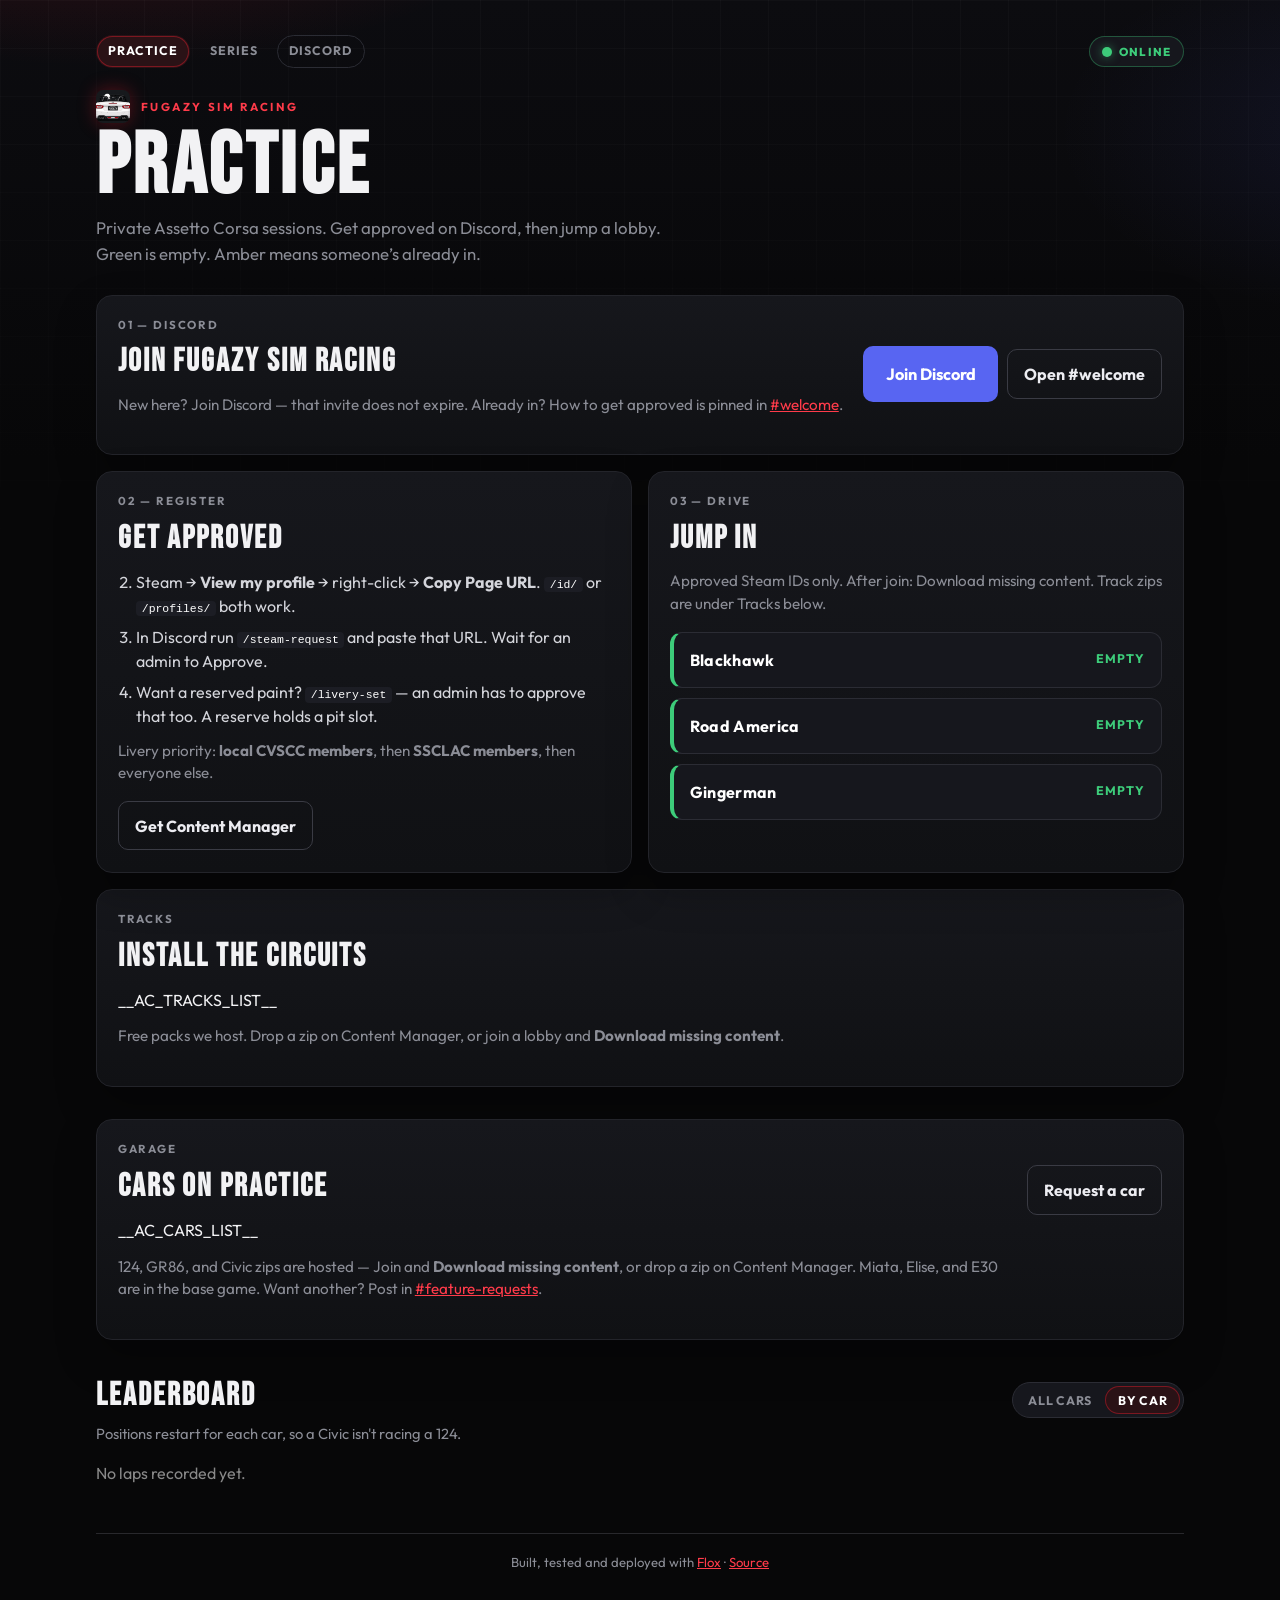
<file: site/index.html>
<!DOCTYPE html>
<html lang="en" data-events="__AC_STATUS_EVENTS__">
<head>
  <meta charset="utf-8">
  <meta name="viewport" content="width=device-width, initial-scale=1">
  <title>FUGAZY SIM RACING — Practice</title>
  <link rel="icon" type="image/png" href="favicon.png?v=1">
  <link rel="apple-touch-icon" href="favicon.png?v=1">
  <meta property="og:image" content="__AC_PAGES_URL__/favicon.png">
  <link rel="preconnect" href="https://fonts.googleapis.com">
  <link rel="preconnect" href="https://fonts.gstatic.com" crossorigin>
  <link href="https://fonts.googleapis.com/css2?family=Bebas+Neue&family=Outfit:wght@400;600;700&display=swap" rel="stylesheet">
  <link rel="stylesheet" href="style.css?v=8">
</head>
<body>
  <div class="wrap">
    <header>
      <nav class="site-nav" aria-label="Site">
        <a class="nav-link on" href="index.html">Practice</a>
        <a class="nav-link" href="series.html">Series</a>
        <a class="nav-link ghost" href="__AC_DISCORD_INVITE__">Discord</a>
        <p class="health" id="health" data-state="checking" role="status" aria-live="polite">
          <span class="health-dot" aria-hidden="true"></span>
          <span class="health-label">Checking…</span>
        </p>
      </nav>
      <div class="brand">
        <span class="brand-mark" aria-hidden="true"></span>
        <p class="eyebrow">Fugazy Sim Racing</p>
      </div>
      <h1>Practice</h1>
      <p class="lede">Private Assetto Corsa sessions. Get approved on Discord, then jump a lobby. Green is empty. Amber means someone’s already in.</p>
    </header>

    <aside class="health-banner" id="health-banner" hidden>
      <strong id="health-title">Down for maintenance</strong>
      <p id="health-message">Practice servers are offline.</p>
    </aside>

    <section class="card discord-step">
      <div class="copy">
        <p class="kicker">01 — Discord</p>
        <h2>Join FUGAZY SIM RACING</h2>
        <p class="hint">New here? Join Discord — that invite does not expire. Already in? How to get approved is pinned in <a href="__AC_DISCORD_CHANNEL__">#welcome</a>.</p>
      </div>
      <div class="discord-actions">
        <a class="btn discord" href="__AC_DISCORD_INVITE__">Join Discord</a>
        <a class="btn ghost" href="__AC_DISCORD_CHANNEL__">Open #welcome</a>
      </div>
    </section>

    <section class="grid">
      <article class="card">
        <p class="kicker">02 — Register</p>
        <h2>Get approved</h2>
        <ol class="howto" start="2">
          <li>Steam → <strong>View my profile</strong> → right-click → <strong>Copy Page URL</strong>. <code>/id/</code> or <code>/profiles/</code> both work.</li>
          <li>In Discord run <code>/steam-request</code> and paste that URL. Wait for an admin to Approve.</li>
          <li>Want a reserved paint? <code>/livery-set</code> — an admin has to approve that too. A reserve holds a pit slot.</li>
        </ol>
        <p class="hint">Livery priority: <strong>local CVSCC members</strong>, then <strong>SSCLAC members</strong>, then everyone else.</p>
        <div class="actions">
          <a class="btn ghost" href="https://github.com/gro-ove/actools/releases/latest">Get Content Manager</a>
        </div>
      </article>

      <article class="card">
        <p class="kicker">03 — Drive</p>
        <h2>Jump in</h2>
        <p class="hint">Approved Steam IDs only. After join: Download missing content. Track zips are under Tracks below.</p>
        <div class="join-grid">
          <a class="join-card" data-lobby="blackhawk" href="__AC_JOIN_8081__">
            <span class="join-name">Blackhawk</span>
            <span class="join-status">…</span>
          </a>
          <a class="join-card" data-lobby="road-america" href="__AC_JOIN_8082__">
            <span class="join-name">Road America</span>
            <span class="join-status">…</span>
          </a>
          <a class="join-card" data-lobby="gingerman" href="__AC_JOIN_8083__">
            <span class="join-name">Gingerman</span>
            <span class="join-status">…</span>
          </a>
        </div>
      </article>
    </section>

    <section class="card cars-step" id="tracks">
      <div class="copy">
        <p class="kicker">Tracks</p>
        <h2>Install the circuits</h2>
        <ul class="car-pills">
            __AC_TRACKS_LIST__
        </ul>
        <p class="hint">Free packs we host. Drop a zip on Content Manager, or join a lobby and <strong>Download missing content</strong>.</p>
      </div>
    </section>

    <section class="card cars-step">
      <div class="copy">
        <p class="kicker">Garage</p>
        <h2>Cars on practice</h2>
        <ul class="car-pills">
            __AC_CARS_LIST__
        </ul>
        <p class="hint">124, GR86, and Civic zips are hosted — Join and <strong>Download missing content</strong>, or drop a zip on Content Manager. Miata, Elise, and E30 are in the base game. Want another? Post in <a href="__AC_DISCORD_FEATURE_REQUESTS__">#feature-requests</a>.</p>
      </div>
      <a class="btn ghost" href="__AC_DISCORD_FEATURE_REQUESTS__">Request a car</a>
    </section>

    <section>
      <div class="boards-head">
        <div>
          <h2>Leaderboard</h2>
          <p id="board-hint" class="boards-hint"></p>
        </div>
        <div class="boards-tools">
          <div class="rank-toggle" role="group" aria-label="Ranking mode">
            <button type="button" data-rank="all">All cars</button>
            <button type="button" data-rank="car">By car</button>
          </div>
          <p id="board-stamp" class="stamp"></p>
        </div>
      </div>
      <div id="boards"><p class="muted">Loading times…</p></div>
    </section>
    <footer class="site-foot">
      Built, tested and deployed with <a href="https://flox.dev">Flox</a>
      · <a href="https://github.com/imkarrer/ac-host">Source</a>
    </footer>
  </div>
  <script src="app.js?v=7"></script>
</body>
</html>
</file>
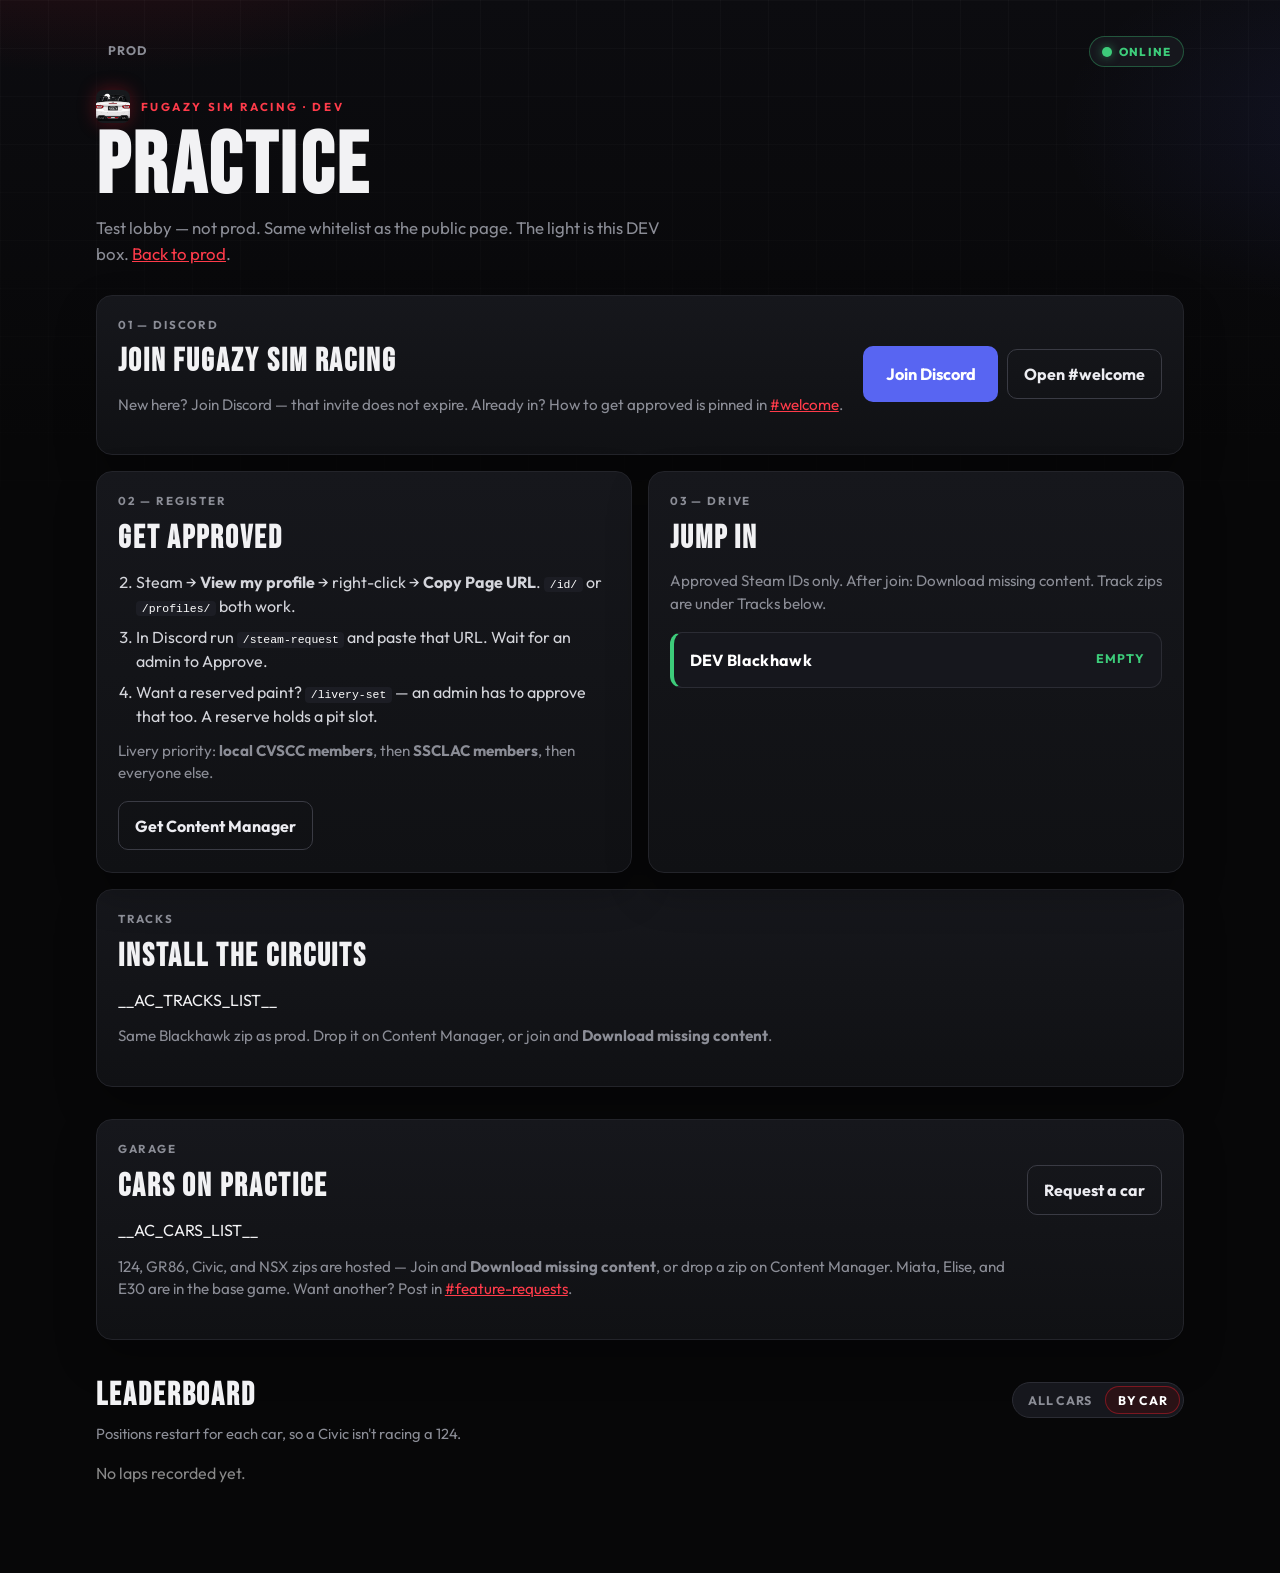
<file: site/dev/index.html>
<!DOCTYPE html>
<html lang="en" data-events="__AC_STATUS_EVENTS_DEV__">
<head>
  <meta charset="utf-8">
  <meta name="viewport" content="width=device-width, initial-scale=1">
  <title>FUGAZY SIM RACING — Practice DEV</title>
  <link rel="icon" type="image/png" href="../favicon.png?v=1">
  <link rel="apple-touch-icon" href="../favicon.png?v=1">
  <meta property="og:image" content="__AC_PAGES_URL__/favicon.png">
  <link rel="preconnect" href="https://fonts.googleapis.com">
  <link rel="preconnect" href="https://fonts.gstatic.com" crossorigin>
  <link href="https://fonts.googleapis.com/css2?family=Bebas+Neue&family=Outfit:wght@400;600;700&display=swap" rel="stylesheet">
  <link rel="stylesheet" href="../style.css?v=8">
</head>
<body>
  <div class="wrap">
    <header>
      <nav class="site-nav" aria-label="Site">
        <a class="nav-link" href="../">Prod</a>
        <p class="health" id="health" data-state="checking" role="status" aria-live="polite">
          <span class="health-dot" aria-hidden="true"></span>
          <span class="health-label">Checking…</span>
        </p>
      </nav>
      <div class="brand">
        <span class="brand-mark" aria-hidden="true"></span>
        <p class="eyebrow">Fugazy Sim Racing · Dev</p>
      </div>
      <h1>Practice</h1>
      <p class="lede">Test lobby — not prod. Same whitelist as the public page. The light is this DEV box. <a href="../">Back to prod</a>.</p>
    </header>

    <aside class="health-banner" id="health-banner" hidden>
      <strong id="health-title">Down for maintenance</strong>
      <p id="health-message">DEV lobby is offline.</p>
    </aside>

    <section class="card discord-step">
      <div class="copy">
        <p class="kicker">01 — Discord</p>
        <h2>Join FUGAZY SIM RACING</h2>
        <p class="hint">New here? Join Discord — that invite does not expire. Already in? How to get approved is pinned in <a href="__AC_DISCORD_CHANNEL__">#welcome</a>.</p>
      </div>
      <div class="discord-actions">
        <a class="btn discord" href="__AC_DISCORD_INVITE__">Join Discord</a>
        <a class="btn ghost" href="__AC_DISCORD_CHANNEL__">Open #welcome</a>
      </div>
    </section>

    <section class="grid">
      <article class="card">
        <p class="kicker">02 — Register</p>
        <h2>Get approved</h2>
        <ol class="howto" start="2">
          <li>Steam → <strong>View my profile</strong> → right-click → <strong>Copy Page URL</strong>. <code>/id/</code> or <code>/profiles/</code> both work.</li>
          <li>In Discord run <code>/steam-request</code> and paste that URL. Wait for an admin to Approve.</li>
          <li>Want a reserved paint? <code>/livery-set</code> — an admin has to approve that too. A reserve holds a pit slot.</li>
        </ol>
        <p class="hint">Livery priority: <strong>local CVSCC members</strong>, then <strong>SSCLAC members</strong>, then everyone else.</p>
        <div class="actions">
          <a class="btn ghost" href="https://github.com/gro-ove/actools/releases/latest">Get Content Manager</a>
        </div>
      </article>

      <article class="card">
        <p class="kicker">03 — Drive</p>
        <h2>Jump in</h2>
        <p class="hint">Approved Steam IDs only. After join: Download missing content. Track zips are under Tracks below.</p>
        <div class="join-grid">
          <a class="join-card" data-lobby="dev-blackhawk" href="__AC_JOIN_8089__">
            <span class="join-name">DEV Blackhawk</span>
            <span class="join-status">…</span>
          </a>
        </div>
      </article>
    </section>

    <section class="card cars-step" id="tracks">
      <div class="copy">
        <p class="kicker">Tracks</p>
        <h2>Install the circuits</h2>
        <ul class="car-pills">
            __AC_TRACKS_LIST__
        </ul>
        <p class="hint">Same Blackhawk zip as prod. Drop it on Content Manager, or join and <strong>Download missing content</strong>.</p>
      </div>
    </section>

    <section class="card cars-step">
      <div class="copy">
        <p class="kicker">Garage</p>
        <h2>Cars on practice</h2>
        <ul class="car-pills">
            __AC_CARS_LIST__
        </ul>
        <p class="hint">124, GR86, Civic, and NSX zips are hosted — Join and <strong>Download missing content</strong>, or drop a zip on Content Manager. Miata, Elise, and E30 are in the base game. Want another? Post in <a href="__AC_DISCORD_FEATURE_REQUESTS__">#feature-requests</a>.</p>
      </div>
      <a class="btn ghost" href="__AC_DISCORD_FEATURE_REQUESTS__">Request a car</a>
    </section>

    <section>
      <div class="boards-head">
        <div>
          <h2>Leaderboard</h2>
          <p id="board-hint" class="boards-hint"></p>
        </div>
        <div class="boards-tools">
          <div class="rank-toggle" role="group" aria-label="Ranking mode">
            <button type="button" data-rank="all">All cars</button>
            <button type="button" data-rank="car">By car</button>
          </div>
          <p id="board-stamp" class="stamp"></p>
        </div>
      </div>
      <div id="boards"><p class="muted">Loading times…</p></div>
    </section>
  </div>
  <script src="../app.js?v=7"></script>
</body>
</html>
</file>
<file: site/style.css>
:root {
  color-scheme: dark;
  --bg: #070708;
  --card: #101114;
  --line: #23242a;
  --text: #f2f2f4;
  --muted: #8b8d96;
  --red: #e11d2e;
  --red-2: #ff3b4a;
  --green: #3dcc7a;
  --amber: #f0b429;
  --blurple: #5865f2;
}

* { box-sizing: border-box; }

html, body { margin: 0; min-height: 100%; }

body {
  font-family: Outfit, Segoe UI, system-ui, sans-serif;
  background:
    radial-gradient(900px 420px at 8% -10%, rgba(225, 29, 46, 0.22), transparent 55%),
    radial-gradient(700px 380px at 110% 8%, rgba(88, 101, 242, 0.1), transparent 50%),
    linear-gradient(180deg, #0c0c10 0%, var(--bg) 28%);
  color: var(--text);
  line-height: 1.5;
}

body::before {
  content: "";
  position: fixed;
  inset: 0;
  pointer-events: none;
  background-image:
    linear-gradient(rgba(255, 255, 255, 0.025) 1px, transparent 1px),
    linear-gradient(90deg, rgba(255, 255, 255, 0.025) 1px, transparent 1px);
  background-size: 48px 48px;
  mask-image: linear-gradient(180deg, #000 0%, transparent 72%);
}

a { color: var(--red-2); }
a:hover { color: #ff6b76; }

.wrap {
  width: min(68rem, calc(100% - 2rem));
  margin: 0 auto;
  padding: 2.2rem 0 4.5rem;
  position: relative;
}

.site-nav {
  display: flex;
  flex-wrap: wrap;
  align-items: center;
  gap: 0.45rem;
  margin: 0 0 1.35rem;
}

.nav-link {
  display: inline-flex;
  align-items: center;
  text-decoration: none;
  color: var(--muted);
  font-size: 0.78rem;
  font-weight: 700;
  letter-spacing: 0.08em;
  text-transform: uppercase;
  padding: 0.38rem 0.7rem;
  border-radius: 999px;
  border: 1px solid transparent;
}

.nav-link:hover { color: #fff; }

.nav-link.on {
  color: #fff;
  background: #2a1216;
  box-shadow: inset 0 0 0 1px rgba(225, 29, 46, 0.45);
}

.nav-link.ghost { border-color: #2b2c34; }

.health {
  display: inline-flex;
  align-items: center;
  gap: 0.45rem;
  margin: 0 0 0 auto;
  padding: 0.38rem 0.75rem;
  border-radius: 999px;
  border: 1px solid #2b2c34;
  background: #16171d;
  color: var(--muted);
  font-size: 0.72rem;
  font-weight: 800;
  letter-spacing: 0.1em;
  text-transform: uppercase;
}

.health-dot {
  width: 0.62rem;
  height: 0.62rem;
  border-radius: 50%;
  background: #5c5e68;
  box-shadow: 0 0 0 0 rgba(92, 94, 104, 0.35);
}

.health[data-state="up"] { color: var(--green); border-color: rgba(61, 204, 122, 0.35); }
.health[data-state="up"] .health-dot {
  background: var(--green);
  box-shadow: 0 0 10px rgba(61, 204, 122, 0.55);
  animation: health-pulse 1.7s ease-in-out infinite;
}

.health[data-state="down"] { color: var(--red-2); border-color: rgba(225, 29, 46, 0.45); }
.health[data-state="down"] .health-dot {
  background: var(--red);
  box-shadow: 0 0 10px rgba(225, 29, 46, 0.55);
}

@keyframes health-pulse {
  0%, 100% { transform: scale(1); opacity: 1; }
  50% { transform: scale(0.82); opacity: 0.7; }
}

.health-banner {
  margin: 0 0 1rem;
  padding: 1rem 1.15rem;
  border-radius: 16px;
  border: 1px solid rgba(225, 29, 46, 0.45);
  background: linear-gradient(180deg, #2a1216 0%, #1a0d10 100%);
  box-shadow: 0 18px 40px rgba(0, 0, 0, 0.28);
}

.health-banner[hidden] { display: none; }

.health-banner strong {
  display: block;
  font-family: "Bebas Neue", Impact, sans-serif;
  letter-spacing: 0.06em;
  font-size: 1.7rem;
  font-weight: 400;
  margin: 0 0 0.2rem;
}

.health-banner p {
  margin: 0;
  color: #f0c4c8;
  font-size: 0.98rem;
}

.brand {
  display: flex;
  align-items: center;
  gap: 0.7rem;
  margin: 0 0 0.35rem;
}

.brand-mark {
  width: 2.1rem;
  height: 2.1rem;
  flex: 0 0 auto;
  border-radius: 0.45rem;
  background: #111 url("favicon.png") center / cover no-repeat;
  box-shadow: 0 0 18px rgba(225, 29, 46, 0.35);
}

.eyebrow {
  margin: 0;
  letter-spacing: 0.22em;
  font-size: 0.72rem;
  font-weight: 700;
  color: var(--red-2);
  text-transform: uppercase;
}

h1 {
  font-family: "Bebas Neue", Impact, sans-serif;
  font-size: clamp(3.2rem, 8vw, 5.4rem);
  line-height: 0.9;
  letter-spacing: 0.04em;
  margin: 0 0 0.55rem;
}

.lede {
  margin: 0 0 1.8rem;
  color: var(--muted);
  max-width: 36rem;
  font-size: 1.05rem;
}

.discord-step {
  display: flex;
  align-items: center;
  justify-content: space-between;
  gap: 1.2rem;
  margin-bottom: 1rem;
}

.discord-step .copy { min-width: 0; }

.discord-actions {
  display: flex;
  flex-wrap: wrap;
  gap: 0.55rem;
  flex: 0 0 auto;
  align-items: center;
}

.discord-step .discord-actions .btn.discord {
  padding: 0.95rem 1.35rem;
  font-size: 1.02rem;
}

@media (max-width: 700px) {
  .discord-step {
    flex-direction: column;
    align-items: stretch;
  }
}

.grid {
  display: grid;
  grid-template-columns: 1fr 1fr;
  gap: 1rem;
  margin-bottom: 1rem;
}

.cars-step {
  display: flex;
  align-items: flex-start;
  justify-content: space-between;
  gap: 1.2rem;
  margin-bottom: 2rem;
}

.cars-step .copy { min-width: 0; flex: 1; }

.cars-step .btn {
  flex: 0 0 auto;
  margin-top: 1.6rem;
}

.car-pills {
  display: flex;
  flex-wrap: wrap;
  gap: 0.45rem;
  list-style: none;
  margin: 0 0 0.85rem;
  padding: 0;
}

.car-pills li {
  background: #1c1d24;
  border: 1px solid var(--line);
  border-radius: 999px;
  padding: 0.38rem 0.8rem;
  font-size: 0.88rem;
  color: #ececf1;
}

.car-pills a {
  color: inherit;
  text-decoration: none;
}

.car-pills a:hover {
  text-decoration: underline;
}

@media (max-width: 700px) {
  .cars-step {
    flex-direction: column;
    align-items: stretch;
  }
  .cars-step .btn { margin-top: 0; }
}

@media (max-width: 800px) {
  .grid { grid-template-columns: 1fr; }
}

.card {
  background: linear-gradient(180deg, #16171c 0%, var(--card) 100%);
  border: 1px solid var(--line);
  border-radius: 16px;
  padding: 1.25rem 1.3rem 1.35rem;
  box-shadow: 0 18px 40px rgba(0, 0, 0, 0.28);
}

.kicker {
  margin: 0 0 0.35rem;
  color: var(--muted);
  font-size: 0.72rem;
  letter-spacing: 0.16em;
  text-transform: uppercase;
  font-weight: 700;
}

.card h2 {
  font-family: "Bebas Neue", Impact, sans-serif;
  letter-spacing: 0.06em;
  font-size: 2rem;
  margin: 0 0 0.45rem;
}

.card p.hint {
  margin: 0 0 1rem;
  color: var(--muted);
  font-size: 0.95rem;
}

ol.howto {
  margin: 0 0 0.7rem;
  padding-left: 1.15rem;
  color: #d4d5db;
}

ol.howto li { margin: 0.45rem 0; }
ol.howto code {
  font-size: 0.88em;
  color: #fff;
  background: #1c1d24;
  padding: 0.08rem 0.35rem;
  border-radius: 4px;
}

.actions {
  display: flex;
  flex-wrap: wrap;
  gap: 0.55rem;
}

.btn {
  display: inline-flex;
  align-items: center;
  justify-content: center;
  text-decoration: none;
  font-weight: 700;
  border-radius: 10px;
  padding: 0.72rem 1rem;
  color: #fff;
  border: 1px solid transparent;
}

.btn.discord {
  background: var(--blurple);
  color: #fff;
}
.btn.discord:hover { background: #6d78f5; color: #fff; }

.btn.ghost {
  background: transparent;
  border-color: #3a3b44;
  color: #ececf1;
}
.btn.ghost:hover { border-color: #6a6b76; color: #fff; }

.join-grid {
  display: grid;
  gap: 0.6rem;
}

.join-card {
  display: flex;
  align-items: center;
  justify-content: space-between;
  gap: 0.8rem;
  text-decoration: none;
  color: #fff;
  background: #16171d;
  border: 1px solid #2b2c34;
  border-left: 4px solid var(--green);
  border-radius: 12px;
  padding: 0.95rem 1rem;
  transition: transform 0.15s ease, border-color 0.15s ease, background 0.15s ease;
}

.join-card:hover {
  transform: translateY(-1px);
  background: #1b1c23;
  color: #fff;
}

.join-card.busy {
  border-left-color: var(--amber);
}

.join-card.down {
  border-left-color: var(--red);
}

.join-card.down:hover { transform: none; }

.join-name {
  font-weight: 700;
  letter-spacing: 0.02em;
}

.join-status {
  font-size: 0.78rem;
  font-weight: 700;
  letter-spacing: 0.08em;
  text-transform: uppercase;
  color: var(--green);
}

.join-card.busy .join-status { color: var(--amber); }
.join-card.down .join-status { color: var(--red-2); }

.live.down { color: var(--red-2); }

.boards-head {
  display: flex;
  align-items: baseline;
  justify-content: space-between;
  gap: 1rem;
  margin: 0.4rem 0 0.85rem;
}

.boards-head h2 {
  font-family: "Bebas Neue", Impact, sans-serif;
  letter-spacing: 0.06em;
  font-size: 2rem;
  margin: 0;
}

.boards-hint {
  margin: 0.2rem 0 0;
  color: var(--muted);
  font-size: 0.92rem;
}

.boards-tools {
  display: flex;
  flex-direction: column;
  align-items: flex-end;
  gap: 0.4rem;
}

.rank-toggle {
  display: inline-flex;
  padding: 0.18rem;
  background: #16171d;
  border: 1px solid #2b2c34;
  border-radius: 999px;
}

.rank-toggle button {
  appearance: none;
  border: 0;
  background: transparent;
  color: var(--muted);
  font: 700 0.78rem Outfit, Segoe UI, system-ui, sans-serif;
  letter-spacing: 0.06em;
  text-transform: uppercase;
  padding: 0.42rem 0.8rem;
  border-radius: 999px;
  cursor: pointer;
}

.rank-toggle button.on {
  background: #2a1216;
  color: #fff;
  box-shadow: inset 0 0 0 1px rgba(225, 29, 46, 0.45);
}

.rank-toggle button:hover { color: #fff; }

.mixed-boards { padding-bottom: 0.55rem; }

.stamp { color: #666; font-size: 0.85rem; margin: 0; }

@media (max-width: 700px) {
  .boards-head { flex-direction: column; align-items: stretch; }
  .boards-tools { align-items: flex-start; }
}

.board {
  background: linear-gradient(180deg, #14151a 0%, #101114 100%);
  border: 1px solid var(--line);
  border-radius: 16px;
  padding: 1rem 1.1rem 0.4rem;
  margin: 0 0 1rem;
  overflow-x: auto;
}

.board h2 {
  font-size: 1.15rem;
  margin: 0 0 0.55rem;
  display: flex;
  align-items: center;
  gap: 0.55rem;
}

.board h3.car-name {
  margin: 0;
  font-size: 1.02rem;
  letter-spacing: 0.01em;
  text-transform: none;
  color: var(--text);
}

.board h4 {
  margin: 0.7rem 0 0.3rem;
  font-size: 0.72rem;
  letter-spacing: 0.12em;
  text-transform: uppercase;
  color: var(--muted);
}

.car-boards {
  display: grid;
  gap: 0.85rem;
  padding-bottom: 0.7rem;
}

.car-group {
  background: #121318;
  border: 1px solid #23242b;
  border-radius: 12px;
  padding: 0.75rem 0.85rem 0.55rem;
}

.car-meta {
  margin: 0.15rem 0 0.15rem;
  color: var(--muted);
  font-size: 0.8rem;
}

.live {
  font-size: 0.72rem;
  font-weight: 800;
  letter-spacing: 0.1em;
  text-transform: uppercase;
}
.live.empty { color: var(--green); }
.live.busy { color: var(--amber); }

table.laps {
  width: 100%;
  border-collapse: collapse;
  font-size: 0.92rem;
}

table.laps th, table.laps td {
  text-align: left;
  padding: 0.42rem 0.45rem;
  border-bottom: 1px solid #23242b;
  vertical-align: top;
}

table.laps th { color: #7d7f88; font-weight: 600; font-size: 0.78rem; letter-spacing: 0.06em; text-transform: uppercase; }
table.laps td.pos { color: #888; width: 2.2rem; }
table.laps td.time { font-variant-numeric: tabular-nums; font-weight: 700; white-space: nowrap; }
table.laps td.guid { font-family: ui-monospace, Consolas, monospace; font-size: 0.8rem; }
table.laps a.steam { color: #9bd; text-decoration: none; }
table.laps a.steam:hover { text-decoration: underline; }

p.muted { color: #888; }

.series-page { width: min(76rem, calc(100% - 2rem)); }

.series-page .section-title {
  font-family: "Bebas Neue", Impact, sans-serif;
  letter-spacing: 0.06em;
  font-size: 2rem;
  margin: 0 0 0.45rem;
}

.series-page .section-lede {
  margin: 0 0 1.1rem;
  color: var(--muted);
  max-width: 42rem;
}

.stat-grid {
  display: grid;
  grid-template-columns: repeat(3, 1fr);
  gap: 1rem;
  margin: 0 0 1rem;
}

.stat-card {
  background: linear-gradient(180deg, #16171c 0%, var(--card) 100%);
  border: 1px solid var(--line);
  border-radius: 16px;
  padding: 1.1rem 1.2rem 1.2rem;
}

.stat-value {
  font-family: "Bebas Neue", Impact, sans-serif;
  font-size: 2.4rem;
  letter-spacing: 0.04em;
  line-height: 0.95;
  margin: 0 0 0.4rem;
}

.stat-label {
  margin: 0;
  color: var(--muted);
  font-size: 0.92rem;
}

.stat-label code {
  color: #fff;
  background: #1c1d24;
  padding: 0.08rem 0.35rem;
  border-radius: 4px;
  font-size: 0.85em;
}

.note {
  margin: 0 0 1.6rem;
  padding: 1rem 1.15rem;
  border-radius: 16px;
  border: 1px solid #2b2c34;
  background: #16171d;
}

.note.warn {
  border-color: rgba(240, 180, 41, 0.35);
  background: linear-gradient(180deg, #221c10 0%, #16171d 100%);
}

.note strong {
  display: block;
  margin: 0 0 0.3rem;
}

.note p { margin: 0; color: var(--muted); }

.note code {
  color: #fff;
  background: #1c1d24;
  padding: 0.08rem 0.35rem;
  border-radius: 4px;
}

.flow {
  list-style: none;
  margin: 0 0 2rem;
  padding: 0;
  display: grid;
  gap: 0.55rem;
}

.flow li {
  display: grid;
  grid-template-columns: 5.5rem 14rem 1fr;
  gap: 0.8rem;
  align-items: baseline;
  background: linear-gradient(180deg, #16171c 0%, var(--card) 100%);
  border: 1px solid var(--line);
  border-radius: 12px;
  padding: 0.85rem 1rem;
}

.flow li.flow-mark {
  border-color: rgba(225, 29, 46, 0.45);
  background: linear-gradient(180deg, #2a1216 0%, var(--card) 100%);
}

.flow-who {
  font-size: 0.72rem;
  font-weight: 800;
  letter-spacing: 0.1em;
  text-transform: uppercase;
  color: var(--muted);
}

.flow li strong { font-size: 1.02rem; }

.flow li code {
  color: #fff;
  background: #1c1d24;
  padding: 0.08rem 0.35rem;
  border-radius: 4px;
  font-size: 0.88em;
}

ul.howto-plain {
  margin: 0;
  padding-left: 1.15rem;
  color: #d4d5db;
}

ul.howto-plain li { margin: 0.4rem 0; }

ul.howto-plain code {
  color: #fff;
  background: #1c1d24;
  padding: 0.08rem 0.35rem;
  border-radius: 4px;
  font-size: 0.88em;
}

@media (max-width: 800px) {
  .stat-grid { grid-template-columns: 1fr; }
  .flow li {
    grid-template-columns: 1fr;
    gap: 0.2rem;
  }
}

.site-foot {
  margin-top: 3rem;
  padding-top: 1.2rem;
  border-top: 1px solid rgba(139, 141, 150, 0.25);
  color: var(--muted);
  font-size: 0.82rem;
  text-align: center;
}
</file>
